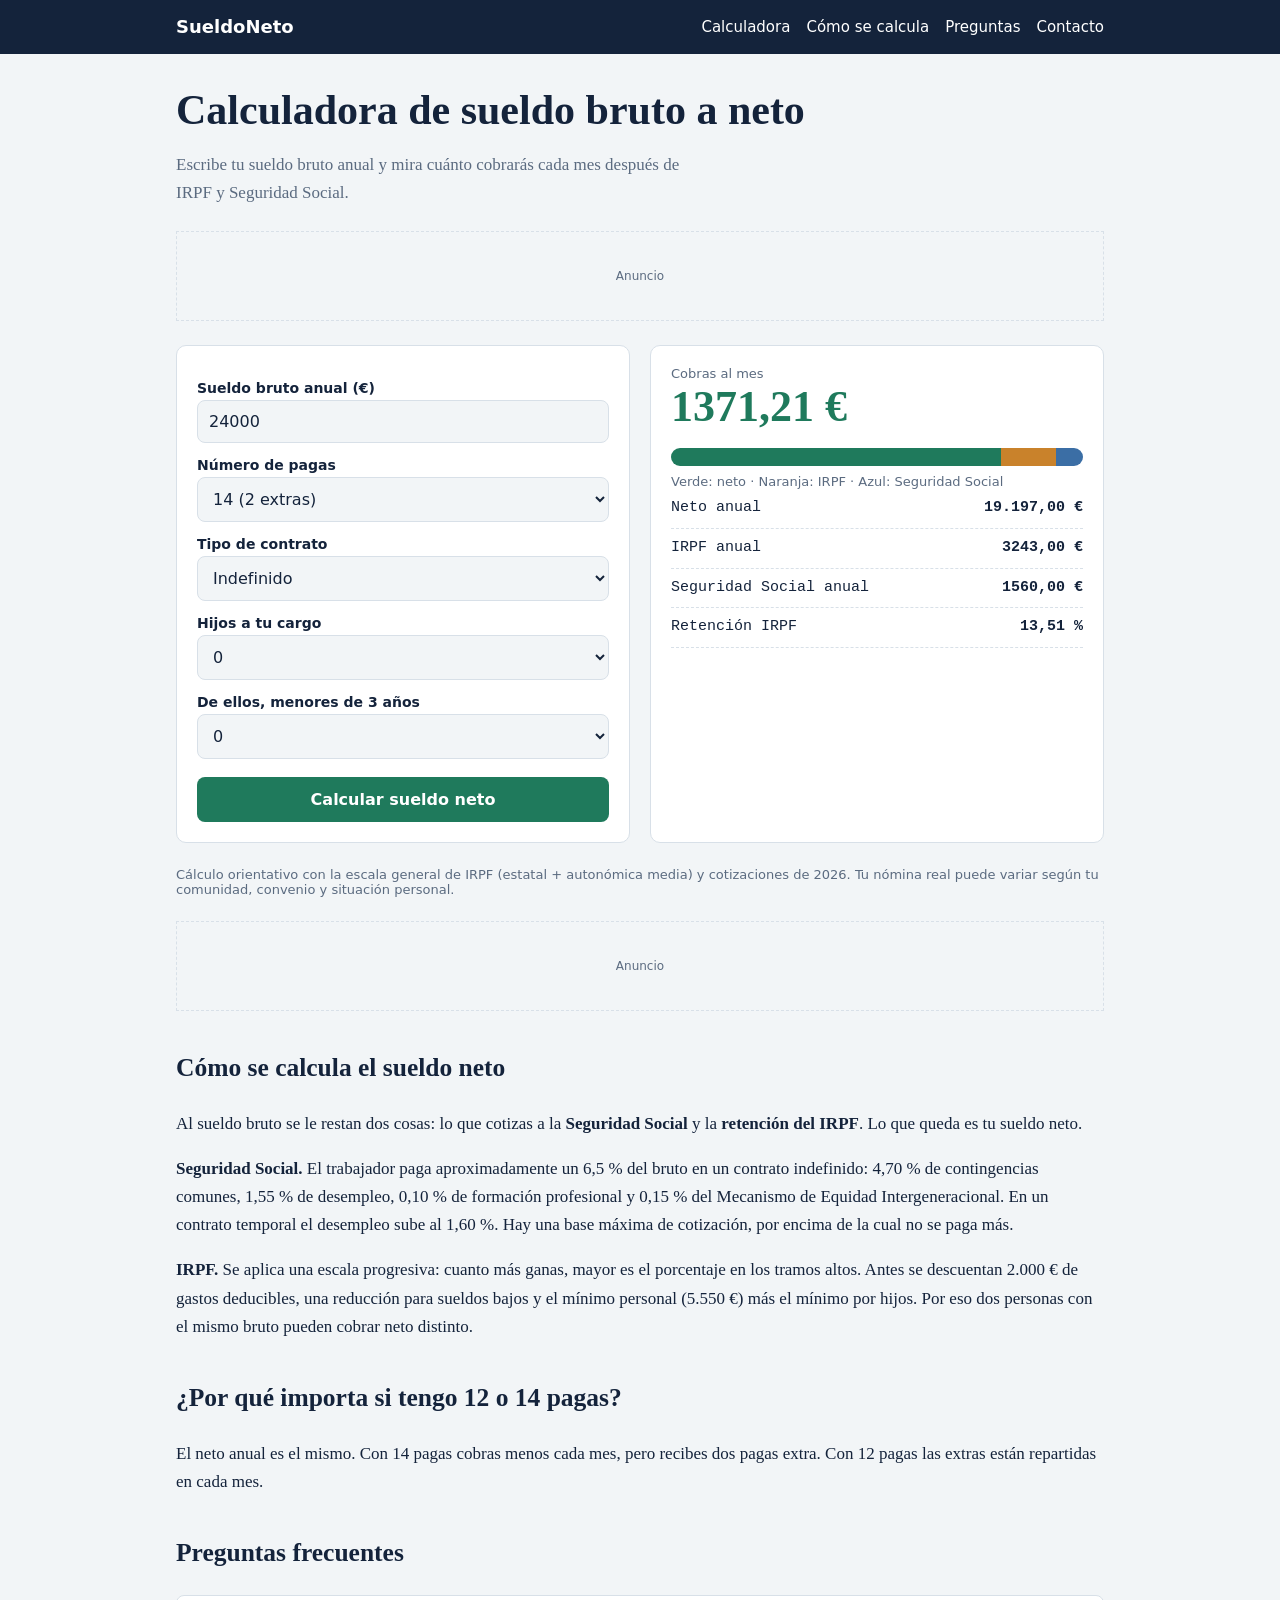
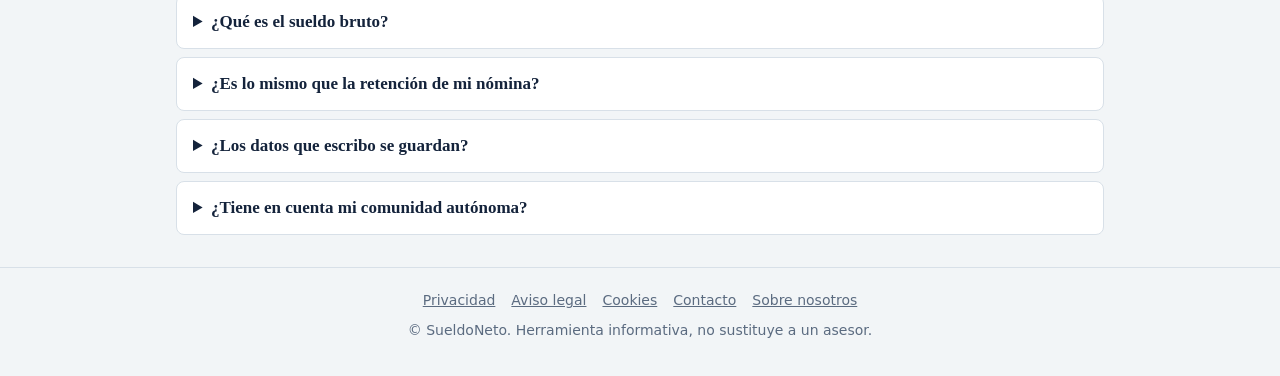
<file: index.html>
<!DOCTYPE html><html lang="es"><head><meta charset="utf-8">
<meta name="viewport" content="width=device-width, initial-scale=1, viewport-fit=cover">
<title>Calculadora de sueldo bruto a neto 2026 (España) | SueldoNeto</title>
<meta name="description" content="Calcula tu sueldo neto mensual a partir del bruto anual: IRPF, Seguridad Social, 12 o 14 pagas e hijos. Gratis y sin registro.">
<link rel="stylesheet" href="style.css"><script async src="https://pagead2.googlesyndication.com/pagead/js/adsbygoogle.js?client=ca-pub-9515962302885451"
     crossorigin="anonymous"></script>
</head><body>
<header><div><b>SueldoNeto</b><nav><a href="#calculadora">Calculadora</a><a href="#como">Cómo se calcula</a><a href="#faq">Preguntas</a><a href="legal.html#contacto">Contacto</a></nav></div></header>
<main>
<h1>Calculadora de sueldo bruto a neto</h1>
<p class="sub">Escribe tu sueldo bruto anual y mira cuánto cobrarás cada mes después de IRPF y Seguridad Social.</p>
<div class="ad" aria-label="Publicidad">Anuncio</div>
<div class="calc" id="calculadora">
<div class="box">
<label for="g">Sueldo bruto anual (€)</label><input id="g" type="number" inputmode="decimal" min="0" value="24000">
<label for="p">Número de pagas</label><select id="p"><option value="14">14 (2 extras)</option><option value="12">12 (extras prorrateadas)</option></select>
<label for="t">Tipo de contrato</label><select id="t"><option value="i">Indefinido</option><option value="t">Temporal</option></select>
<label for="h">Hijos a tu cargo</label><select id="h"><option>0</option><option>1</option><option>2</option><option>3</option><option>4</option></select>
<label for="m">De ellos, menores de 3 años</label><select id="m"><option>0</option><option>1</option><option>2</option><option>3</option><option>4</option></select>
<button id="b">Calcular sueldo neto</button>
</div>
<div class="box slip" aria-live="polite">
<div class="k">Cobras al mes</div><p class="big" id="rm">–</p>
<div class="bar"><i id="b1" style="background:var(--net)"></i><i id="b2" style="background:var(--irpf)"></i><i id="b3" style="background:var(--ss)"></i></div>
<div class="k">Verde: neto · Naranja: IRPF · Azul: Seguridad Social</div>
<div class="row"><span>Neto anual</span><b id="rn">–</b></div>
<div class="row"><span>IRPF anual</span><b id="ri">–</b></div>
<div class="row"><span>Seguridad Social anual</span><b id="rs">–</b></div>
<div class="row"><span>Retención IRPF</span><b id="rr">–</b></div>
</div></div>
<p class="k">Cálculo orientativo con la escala general de IRPF (estatal + autonómica media) y cotizaciones de 2026. Tu nómina real puede variar según tu comunidad, convenio y situación personal.</p>
<div class="ad" aria-label="Publicidad">Anuncio</div>
<h2 id="como">Cómo se calcula el sueldo neto</h2>
<p>Al sueldo bruto se le restan dos cosas: lo que cotizas a la <b>Seguridad Social</b> y la <b>retención del IRPF</b>. Lo que queda es tu sueldo neto.</p>
<p><b>Seguridad Social.</b> El trabajador paga aproximadamente un 6,5 % del bruto en un contrato indefinido: 4,70 % de contingencias comunes, 1,55 % de desempleo, 0,10 % de formación profesional y 0,15 % del Mecanismo de Equidad Intergeneracional. En un contrato temporal el desempleo sube al 1,60 %. Hay una base máxima de cotización, por encima de la cual no se paga más.</p>
<p><b>IRPF.</b> Se aplica una escala progresiva: cuanto más ganas, mayor es el porcentaje en los tramos altos. Antes se descuentan 2.000 € de gastos deducibles, una reducción para sueldos bajos y el mínimo personal (5.550 €) más el mínimo por hijos. Por eso dos personas con el mismo bruto pueden cobrar neto distinto.</p>
<h2>¿Por qué importa si tengo 12 o 14 pagas?</h2>
<p>El neto anual es el mismo. Con 14 pagas cobras menos cada mes, pero recibes dos pagas extra. Con 12 pagas las extras están repartidas en cada mes.</p>
<h2 id="faq">Preguntas frecuentes</h2>
<details><summary>¿Qué es el sueldo bruto?</summary><p>Es lo que figura en tu contrato antes de descontar impuestos y cotizaciones.</p></details>
<details><summary>¿Es lo mismo que la retención de mi nómina?</summary><p>Se parece mucho, pero tu empresa calcula la retención con tus datos exactos. La diferencia se ajusta en la declaración de la renta.</p></details>
<details><summary>¿Los datos que escribo se guardan?</summary><p>No. El cálculo se hace en tu navegador y no se envía a ningún servidor.</p></details>
<details><summary>¿Tiene en cuenta mi comunidad autónoma?</summary><p>De momento usa una escala media. Cada comunidad puede variar unos puntos en el IRPF.</p></details>
</main>
<footer><a href="legal.html#privacidad">Privacidad</a><a href="legal.html#aviso">Aviso legal</a><a href="legal.html#cookies">Cookies</a><a href="legal.html#contacto">Contacto</a><a href="legal.html#sobre">Sobre nosotros</a><p>© SueldoNeto. Herramienta informativa, no sustituye a un asesor.</p></footer>
<script>
function sc(x){var t=[[12450,.19],[20200,.24],[35200,.30],[60000,.37],[300000,.45],[1e12,.47]],r=0,p=0;t.forEach(function(a){if(x>p){r+=(Math.min(x,a[0])-p)*a[1];p=a[0]}});return r}
var E=function(n){return n.toLocaleString('es-ES',{style:'currency',currency:'EUR'})},$=function(i){return document.getElementById(i)};
function calc(){var G=Math.max(0,+$('g').value||0),P=+$('p').value,h=+$('h').value,m=Math.min(+$('m').value,h);
var ss=Math.min(G,61214.4)*($('t').value==='t'?.0655:.065),rn=G-ss-2000,red=0;
if(rn<=14852)red=7302;else if(rn<=17673.52)red=7302-1.75*(rn-14852);else if(rn<=19747.5)red=2364.34-1.14*(rn-17673.52);
var base=Math.max(0,rn-Math.max(0,red)),d=[2400,2700,4000,4500],min=5550+m*2800;for(var i=0;i<h;i++)min+=d[i];
var irpf=Math.max(0,sc(base)-sc(min)),neto=G-ss-irpf;
$('rm').textContent=G?E(neto/P):'–';$('rn').textContent=E(neto);$('ri').textContent=E(irpf);$('rs').textContent=E(ss);$('rr').textContent=G?(irpf/G*100).toFixed(2).replace('.',',')+' %':'–';
if(G){$('b1').style.width=neto/G*100+'%';$('b2').style.width=irpf/G*100+'%';$('b3').style.width=ss/G*100+'%'}}
$('b').onclick=calc;['g','p','t','h','m'].forEach(function(i){$(i).oninput=calc});calc();
</script></body></html>
</file>
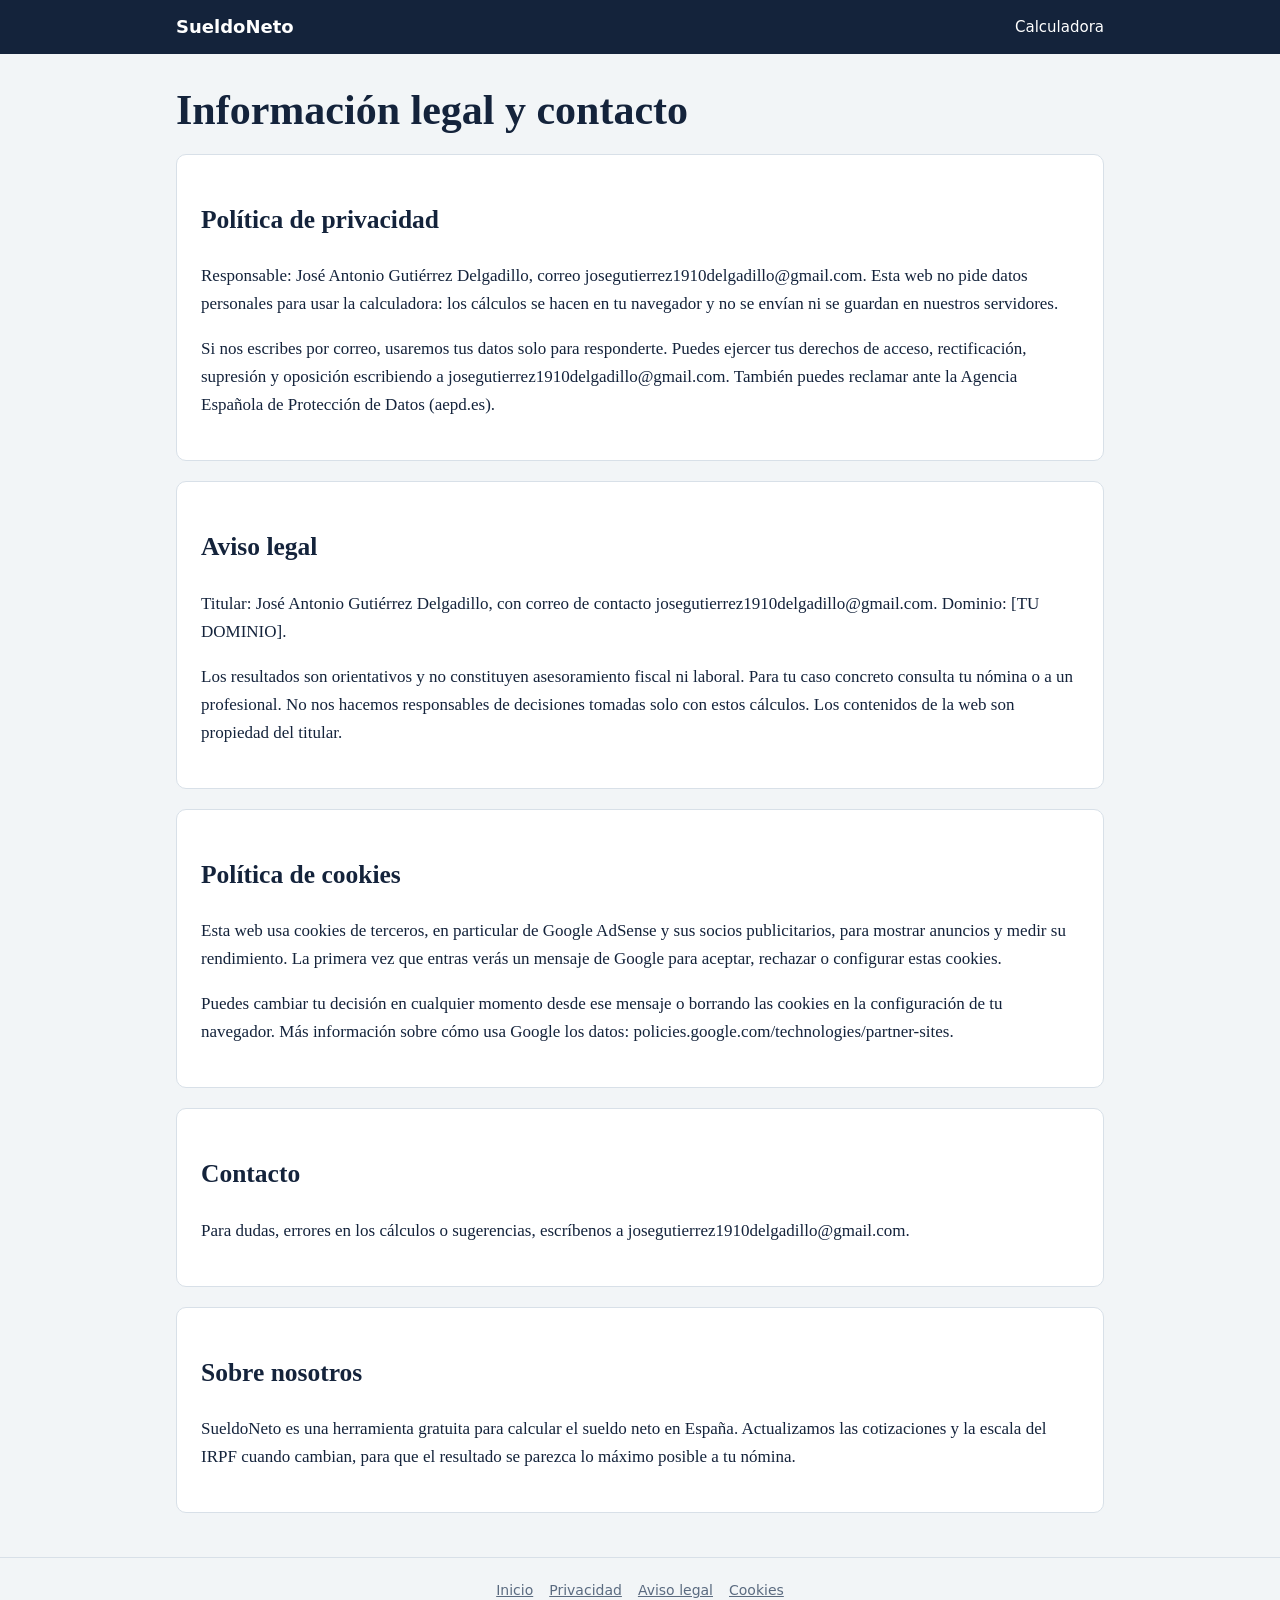
<file: legal.html>
<!DOCTYPE html><html lang="es"><head><meta charset="utf-8">
<meta name="viewport" content="width=device-width, initial-scale=1, viewport-fit=cover">
<title>Información legal | SueldoNeto</title><meta name="robots" content="index,follow"><link rel="stylesheet" href="style.css"><script async src="https://pagead2.googlesyndication.com/pagead/js/adsbygoogle.js?client=ca-pub-9515962302885451"
     crossorigin="anonymous"></script>
</head><body>
<header><div><b>SueldoNeto</b><nav><a href="index.html">Calculadora</a></nav></div></header>
<main><h1>Información legal y contacto</h1>
<section class="legal" id="privacidad"><h2>Política de privacidad</h2>
<p>Responsable: José Antonio Gutiérrez Delgadillo, correo josegutierrez1910delgadillo@gmail.com. Esta web no pide datos personales para usar la calculadora: los cálculos se hacen en tu navegador y no se envían ni se guardan en nuestros servidores.</p>
<p>Si nos escribes por correo, usaremos tus datos solo para responderte. Puedes ejercer tus derechos de acceso, rectificación, supresión y oposición escribiendo a josegutierrez1910delgadillo@gmail.com. También puedes reclamar ante la Agencia Española de Protección de Datos (aepd.es).</p></section>
<section class="legal" id="aviso"><h2>Aviso legal</h2>
<p>Titular: José Antonio Gutiérrez Delgadillo, con correo de contacto josegutierrez1910delgadillo@gmail.com. Dominio: [TU DOMINIO].</p>
<p>Los resultados son orientativos y no constituyen asesoramiento fiscal ni laboral. Para tu caso concreto consulta tu nómina o a un profesional. No nos hacemos responsables de decisiones tomadas solo con estos cálculos. Los contenidos de la web son propiedad del titular.</p></section>
<section class="legal" id="cookies"><h2>Política de cookies</h2>
<p>Esta web usa cookies de terceros, en particular de Google AdSense y sus socios publicitarios, para mostrar anuncios y medir su rendimiento. La primera vez que entras verás un mensaje de Google para aceptar, rechazar o configurar estas cookies.</p>
<p>Puedes cambiar tu decisión en cualquier momento desde ese mensaje o borrando las cookies en la configuración de tu navegador. Más información sobre cómo usa Google los datos: policies.google.com/technologies/partner-sites.</p></section>
<section class="legal" id="contacto"><h2>Contacto</h2><p>Para dudas, errores en los cálculos o sugerencias, escríbenos a josegutierrez1910delgadillo@gmail.com.</p></section>
<section class="legal" id="sobre"><h2>Sobre nosotros</h2><p>SueldoNeto es una herramienta gratuita para calcular el sueldo neto en España. Actualizamos las cotizaciones y la escala del IRPF cuando cambian, para que el resultado se parezca lo máximo posible a tu nómina.</p></section>
</main>
<footer><a href="index.html">Inicio</a><a href="#privacidad">Privacidad</a><a href="#aviso">Aviso legal</a><a href="#cookies">Cookies</a></footer>
</body></html>
</file>
<file: style.css>
:root{--bg:#f2f5f7;--card:#fff;--ink:#14233b;--mut:#5b6b80;--net:#1f7a5c;--irpf:#c9822b;--ss:#3b6ea5;--line:#d8e0e8}
@media(prefers-color-scheme:dark){:root{--bg:#0f1824;--card:#18263a;--ink:#e8eef5;--mut:#9fb0c4;--line:#2b3b52}}
*{box-sizing:border-box}html{scroll-padding-top:56px}
body{margin:0;background:var(--bg);color:var(--ink);font:17px/1.65 Georgia,"Times New Roman",serif}
header{background:var(--ink);color:#fff;position:sticky;top:0;z-index:5}
header div{max-width:960px;margin:auto;padding:12px 16px;display:flex;justify-content:space-between;flex-wrap:wrap;gap:8px;font-family:system-ui,sans-serif}
header a{color:#fff;text-decoration:none;margin-left:16px;font-size:15px}header b{font-size:18px}
main{max-width:960px;margin:auto;padding:24px 16px}
h1{font-size:clamp(28px,5vw,42px);line-height:1.15;margin:8px 0 12px}h2{margin-top:36px}
.sub{color:var(--mut);max-width:60ch}
.calc{display:grid;grid-template-columns:1fr 1fr;gap:20px;margin:24px 0}
@media(max-width:760px){.calc{grid-template-columns:1fr}}
.box{background:var(--card);border:1px solid var(--line);border-radius:10px;padding:20px}
label{display:block;font:600 14px system-ui,sans-serif;margin:14px 0 4px}
input,select{width:100%;padding:11px;font:16px system-ui,sans-serif;border:1px solid var(--line);border-radius:8px;background:var(--bg);color:var(--ink)}
:focus-visible{outline:3px solid var(--ss);outline-offset:2px}
button{margin-top:18px;width:100%;padding:13px;font:700 16px system-ui,sans-serif;background:var(--net);color:#fff;border:0;border-radius:8px;cursor:pointer}
.slip{font-family:ui-monospace,Menlo,Consolas,monospace;font-size:15px}
.slip .big{font:700 clamp(32px,6vw,44px) Georgia,serif;color:var(--net);margin:0}
.row{display:flex;justify-content:space-between;border-bottom:1px dashed var(--line);padding:7px 0}
.bar{display:flex;height:18px;border-radius:9px;overflow:hidden;margin:16px 0 8px}
.bar i{display:block;height:100%}.k{font:13px system-ui,sans-serif;color:var(--mut)}
.ad{min-height:90px;margin:24px 0;display:flex;align-items:center;justify-content:center;border:1px dashed var(--line);color:var(--mut);font:12px system-ui,sans-serif}
details{background:var(--card);border:1px solid var(--line);border-radius:8px;padding:12px 16px;margin:8px 0}summary{cursor:pointer;font-weight:700}
footer{border-top:1px solid var(--line);padding:24px 16px;text-align:center;font:14px system-ui,sans-serif;color:var(--mut)}footer a{color:var(--mut);margin:0 8px}
#ck{position:fixed;bottom:0;left:0;right:0;background:var(--ink);color:#fff;padding:14px 16px;font:14px system-ui,sans-serif;display:none;gap:12px;align-items:center;justify-content:center;flex-wrap:wrap;z-index:9}
#ck button{width:auto;margin:0;padding:8px 16px;background:#fff;color:var(--ink)}#ck a{color:#fff}
section.legal{background:var(--card);border:1px solid var(--line);border-radius:10px;padding:8px 24px 24px;margin:20px 0}
</file>
